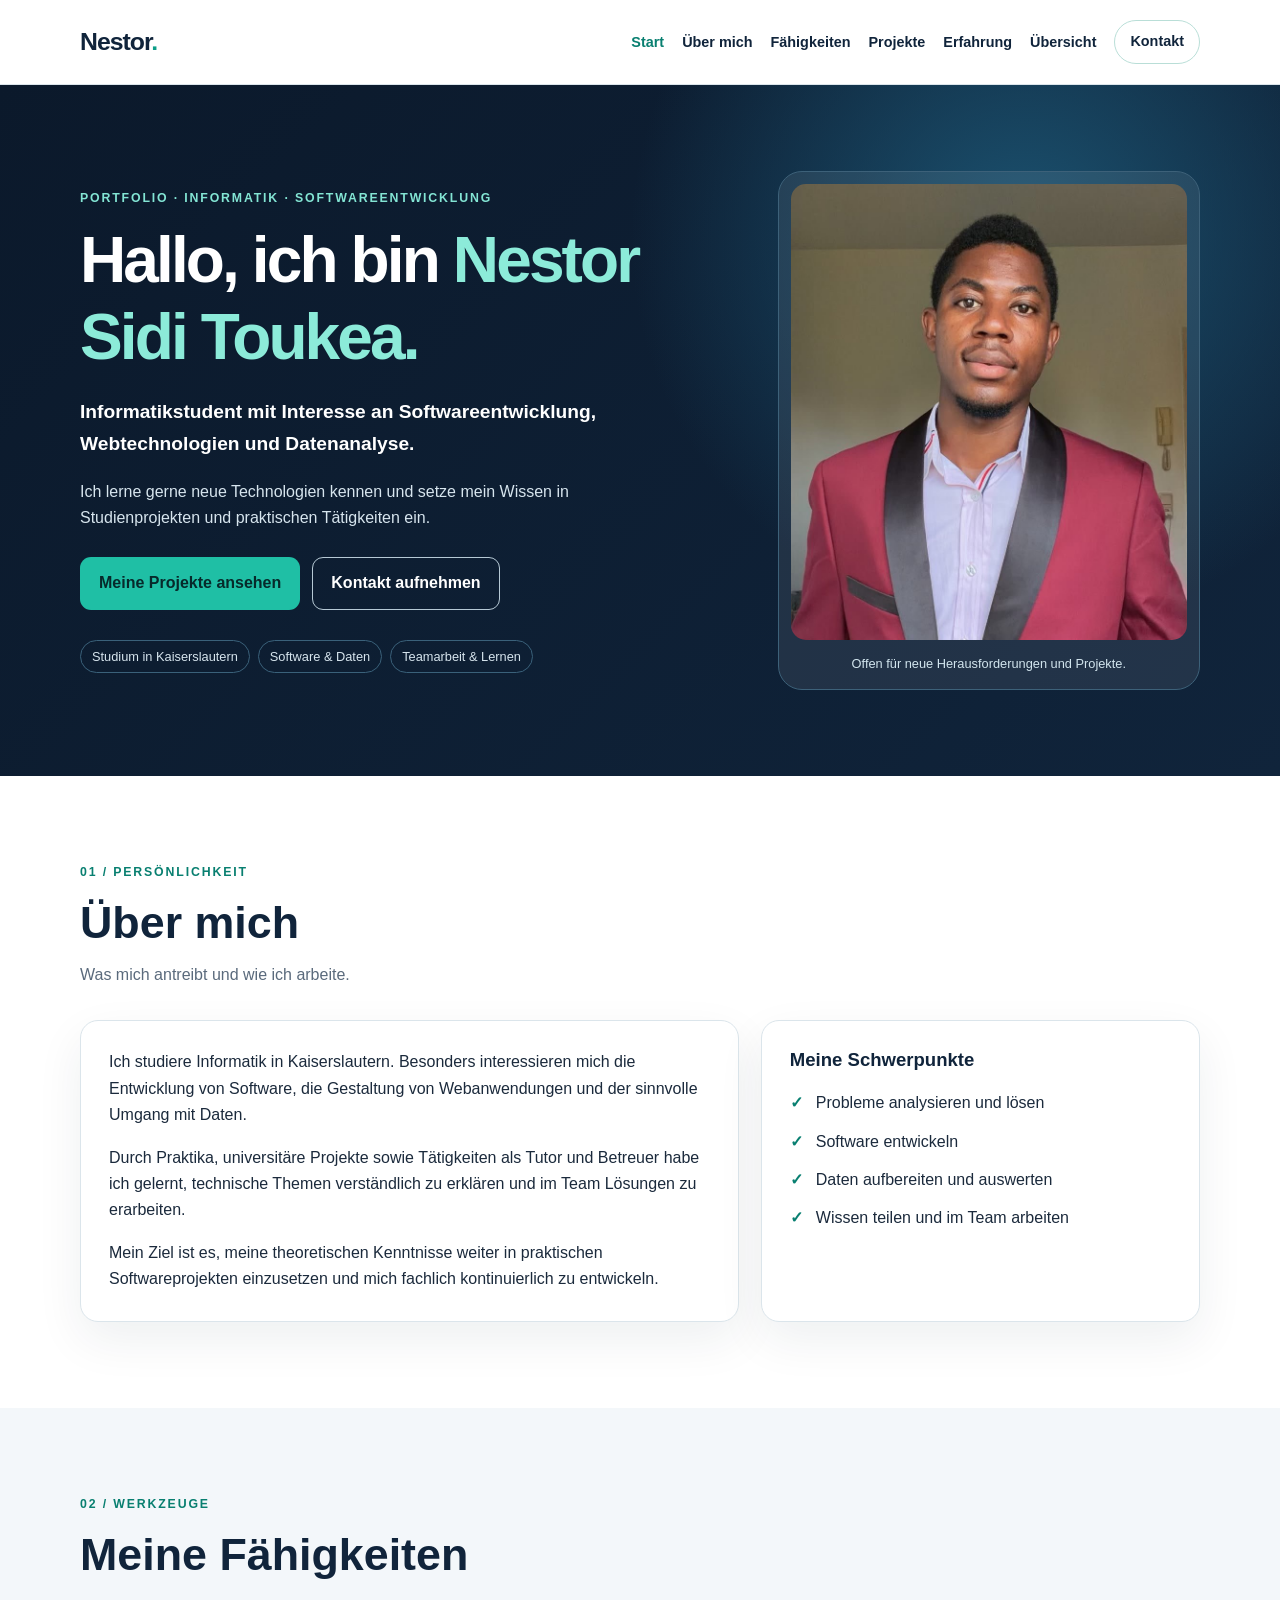
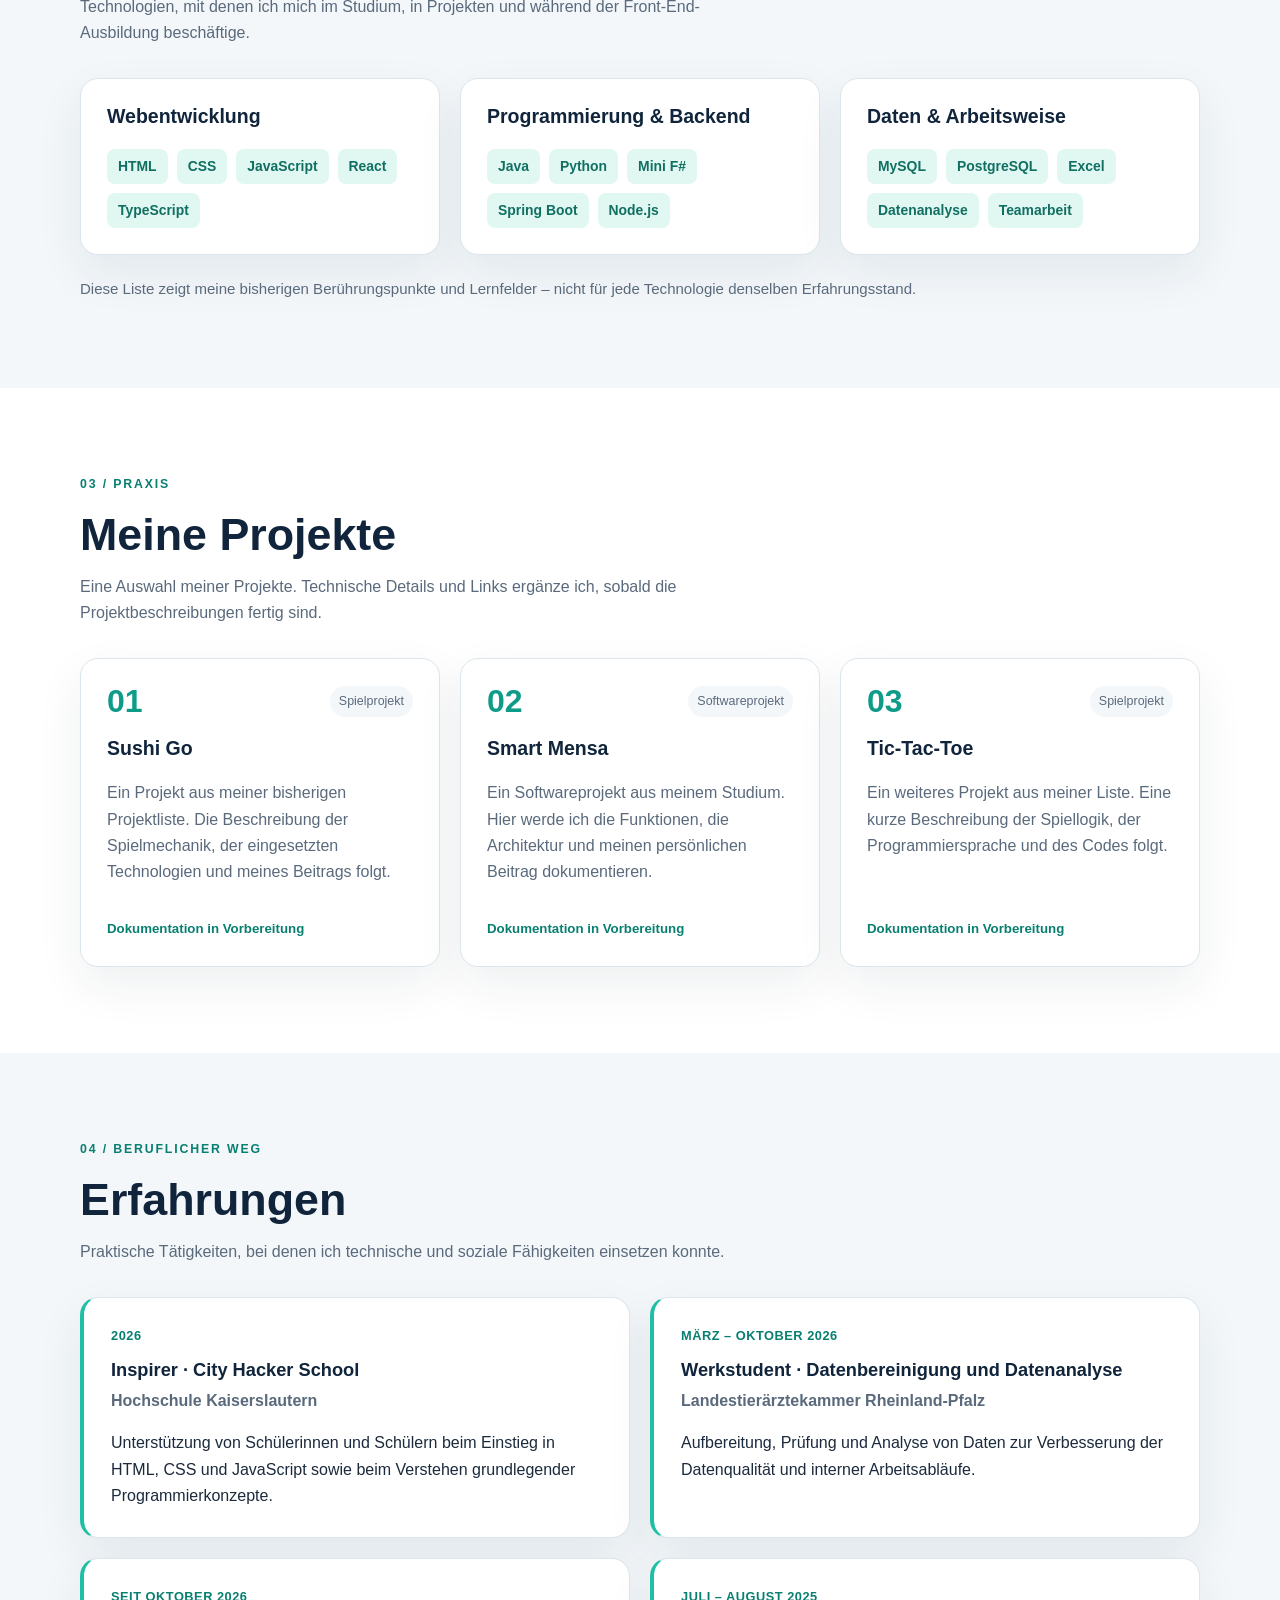
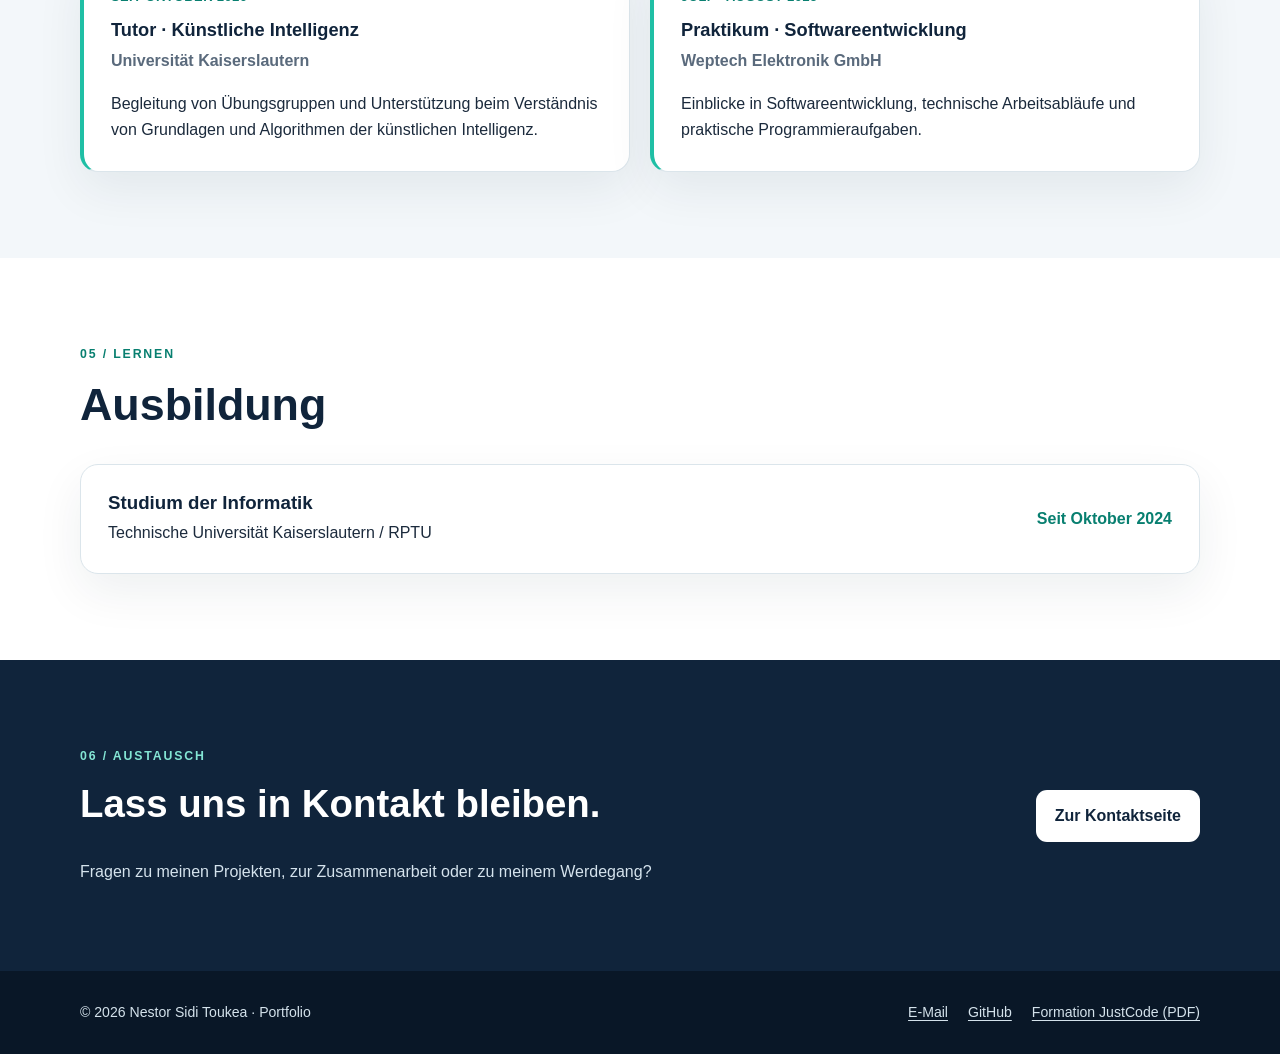
<file: index.html>
<!DOCTYPE html>
<html lang="de">
<head>
    <meta charset="UTF-8">
    <meta name="viewport" content="width=device-width, initial-scale=1.0">
    <meta name="description" content="Portfolio von Nestor Sidi Toukea: Informatikstudium, Softwareentwicklung, Datenanalyse und Projekte.">
    <meta name="theme-color" content="#10243b">
    <title>Nestor Sidi Toukea | Informatik & Softwareentwicklung</title>
    <link rel="stylesheet" href="style.css">
</head>
<body>
    <!-- Barrierefreiheit: Tastaturnutzer können direkt zum Inhalt springen. -->
    <a class="skip-link" href="#hauptinhalt">Zum Inhalt springen</a>

    <header class="site-header">
        <div class="container header-inner">
            <a class="brand" href="index.html" aria-label="Nestor Sidi Toukea – Startseite">Nestor<span>.</span></a>
            <nav class="site-nav" aria-label="Hauptnavigation">
                <ul>
                    <li><a href="index.html" aria-current="page">Start</a></li>
                    <li><a href="#ueber-mich">Über mich</a></li>
                    <li><a href="#faehigkeiten">Fähigkeiten</a></li>
                    <li><a href="#projekte">Projekte</a></li>
                    <li><a href="#erfahrung">Erfahrung</a></li>
                    <li><a href="menu.html">Übersicht</a></li>
                    <li><a class="nav-contact" href="contact.html">Kontakt</a></li>
                </ul>
            </nav>
        </div>
    </header>

    <main id="hauptinhalt">
        <!-- Tag 1–2: Hero-Bereich mit Name, Ziel und Profilfoto. -->
        <section class="hero" id="start" aria-labelledby="hero-titel">
            <div class="container hero-grid">
                <div class="hero-content">
                    <p class="eyebrow">Portfolio · Informatik · Softwareentwicklung</p>
                    <h1 id="hero-titel">Hallo, ich bin <span>Nestor Sidi Toukea.</span></h1>
                    <p class="hero-lead">Informatikstudent mit Interesse an Softwareentwicklung, Webtechnologien und Datenanalyse.</p>
                    <p>Ich lerne gerne neue Technologien kennen und setze mein Wissen in Studienprojekten und praktischen Tätigkeiten ein.</p>
                    <div class="button-row">
                        <a class="button button-primary" href="#projekte">Meine Projekte ansehen</a>
                        <a class="button button-secondary" href="contact.html">Kontakt aufnehmen</a>
                    </div>
                    <ul class="hero-facts" aria-label="Kurzprofil">
                        <li>Studium in Kaiserslautern</li>
                        <li>Software & Daten</li>
                        <li>Teamarbeit & Lernen</li>
                    </ul>
                </div>
                <figure class="hero-photo">
                    <img src="img/mein_portofolio_bild.jpg" alt="Porträtfoto von Nestor Sidi Toukea" width="827" height="1051">
                    <figcaption>Offen für neue Herausforderungen und Projekte.</figcaption>
                </figure>
            </div>
        </section>

        <!-- Tag 2: Über-mich-Abschnitt. -->
        <section class="section" id="ueber-mich" aria-labelledby="ueber-mich-titel">
            <div class="container">
                <div class="section-heading">
                    <p class="eyebrow">01 / Persönlichkeit</p>
                    <h2 id="ueber-mich-titel">Über mich</h2>
                    <p>Was mich antreibt und wie ich arbeite.</p>
                </div>
                <div class="about-grid">
                    <div class="surface about-copy">
                        <p>Ich studiere Informatik in Kaiserslautern. Besonders interessieren mich die Entwicklung von Software, die Gestaltung von Webanwendungen und der sinnvolle Umgang mit Daten.</p>
                        <p>Durch Praktika, universitäre Projekte sowie Tätigkeiten als Tutor und Betreuer habe ich gelernt, technische Themen verständlich zu erklären und im Team Lösungen zu erarbeiten.</p>
                        <p>Mein Ziel ist es, meine theoretischen Kenntnisse weiter in praktischen Softwareprojekten einzusetzen und mich fachlich kontinuierlich zu entwickeln.</p>
                    </div>
                    <aside class="surface about-aside" aria-label="Schwerpunkte">
                        <h3>Meine Schwerpunkte</h3>
                        <ul class="check-list">
                            <li>Probleme analysieren und lösen</li>
                            <li>Software entwickeln</li>
                            <li>Daten aufbereiten und auswerten</li>
                            <li>Wissen teilen und im Team arbeiten</li>
                        </ul>
                    </aside>
                </div>
            </div>
        </section>

        <!-- Tag 3: Listen und sinnvoll gruppierte Fähigkeiten. -->
        <section class="section section-muted" id="faehigkeiten" aria-labelledby="faehigkeiten-titel">
            <div class="container">
                <div class="section-heading">
                    <p class="eyebrow">02 / Werkzeuge</p>
                    <h2 id="faehigkeiten-titel">Meine Fähigkeiten</h2>
                    <p>Technologien, mit denen ich mich im Studium, in Projekten und während der Front-End-Ausbildung beschäftige.</p>
                </div>
                <div class="skills-grid">
                    <article class="surface skill-card">
                        <h3>Webentwicklung</h3>
                        <ul class="tag-list">
                            <li>HTML</li><li>CSS</li><li>JavaScript</li><li>React</li><li>TypeScript</li>
                        </ul>
                    </article>
                    <article class="surface skill-card">
                        <h3>Programmierung & Backend</h3>
                        <ul class="tag-list">
                            <li>Java</li><li>Python</li><li>Mini F#</li><li>Spring Boot</li><li>Node.js</li>
                        </ul>
                    </article>
                    <article class="surface skill-card">
                        <h3>Daten & Arbeitsweise</h3>
                        <ul class="tag-list">
                            <li>MySQL</li><li>PostgreSQL</li><li>Excel</li><li>Datenanalyse</li><li>Teamarbeit</li>
                        </ul>
                    </article>
                </div>
                <p class="section-note">Diese Liste zeigt meine bisherigen Berührungspunkte und Lernfelder – nicht für jede Technologie denselben Erfahrungsstand.</p>
            </div>
        </section>

        <!-- Tag 3 und Tag 10: Die echten Projektnamen stammen aus dem ursprünglichen Portfolio. -->
        <section class="section" id="projekte" aria-labelledby="projekte-titel">
            <div class="container">
                <div class="section-heading">
                    <p class="eyebrow">03 / Praxis</p>
                    <h2 id="projekte-titel">Meine Projekte</h2>
                    <p>Eine Auswahl meiner Projekte. Technische Details und Links ergänze ich, sobald die Projektbeschreibungen fertig sind.</p>
                </div>
                <div class="projects-grid">
                    <article class="surface project-card">
                        <div class="project-top"><span class="project-number">01</span><span class="project-type">Spielprojekt</span></div>
                        <h3>Sushi Go</h3>
                        <p>Ein Projekt aus meiner bisherigen Projektliste. Die Beschreibung der Spielmechanik, der eingesetzten Technologien und meines Beitrags folgt.</p>
                        <p class="project-note">Dokumentation in Vorbereitung</p>
                    </article>
                    <article class="surface project-card">
                        <div class="project-top"><span class="project-number">02</span><span class="project-type">Softwareprojekt</span></div>
                        <h3>Smart Mensa</h3>
                        <p>Ein Softwareprojekt aus meinem Studium. Hier werde ich die Funktionen, die Architektur und meinen persönlichen Beitrag dokumentieren.</p>
                        <p class="project-note">Dokumentation in Vorbereitung</p>
                    </article>
                    <article class="surface project-card">
                        <div class="project-top"><span class="project-number">03</span><span class="project-type">Spielprojekt</span></div>
                        <h3>Tic-Tac-Toe</h3>
                        <p>Ein weiteres Projekt aus meiner Liste. Eine kurze Beschreibung der Spiellogik, der Programmiersprache und des Codes folgt.</p>
                        <p class="project-note">Dokumentation in Vorbereitung</p>
                    </article>
                </div>
            </div>
        </section>

        <section class="section section-muted" id="erfahrung" aria-labelledby="erfahrung-titel">
            <div class="container">
                <div class="section-heading">
                    <p class="eyebrow">04 / Beruflicher Weg</p>
                    <h2 id="erfahrung-titel">Erfahrungen</h2>
                    <p>Praktische Tätigkeiten, bei denen ich technische und soziale Fähigkeiten einsetzen konnte.</p>
                </div>
                <div class="timeline">
                    <article class="surface timeline-item">
                        <p class="timeline-date">2026</p>
                        <h3>Inspirer · City Hacker School</h3>
                        <p class="timeline-place">Hochschule Kaiserslautern</p>
                        <p>Unterstützung von Schülerinnen und Schülern beim Einstieg in HTML, CSS und JavaScript sowie beim Verstehen grundlegender Programmierkonzepte.</p>
                    </article>
                    <article class="surface timeline-item">
                        <p class="timeline-date">März – Oktober 2026</p>
                        <h3>Werkstudent · Datenbereinigung und Datenanalyse</h3>
                        <p class="timeline-place">Landestierärztekammer Rheinland-Pfalz</p>
                        <p>Aufbereitung, Prüfung und Analyse von Daten zur Verbesserung der Datenqualität und interner Arbeitsabläufe.</p>
                    </article>
                    <article class="surface timeline-item">
                        <p class="timeline-date">Seit Oktober 2026</p>
                        <h3>Tutor · Künstliche Intelligenz</h3>
                        <p class="timeline-place">Universität Kaiserslautern</p>
                        <p>Begleitung von Übungsgruppen und Unterstützung beim Verständnis von Grundlagen und Algorithmen der künstlichen Intelligenz.</p>
                    </article>
                    <article class="surface timeline-item">
                        <p class="timeline-date">Juli – August 2025</p>
                        <h3>Praktikum · Softwareentwicklung</h3>
                        <p class="timeline-place">Weptech Elektronik GmbH</p>
                        <p>Einblicke in Softwareentwicklung, technische Arbeitsabläufe und praktische Programmieraufgaben.</p>
                    </article>
                </div>
            </div>
        </section>

        <section class="section" id="ausbildung" aria-labelledby="ausbildung-titel">
            <div class="container">
                <div class="section-heading">
                    <p class="eyebrow">05 / Lernen</p>
                    <h2 id="ausbildung-titel">Ausbildung</h2>
                </div>
                <div class="surface education-card">
                    <div>
                        <h3>Studium der Informatik</h3>
                        <p>Technische Universität Kaiserslautern / RPTU</p>
                    </div>
                    <p class="education-date">Seit Oktober 2024</p>
                </div>
            </div>
        </section>

        <section class="section cta-section" aria-labelledby="kontakt-teaser-titel">
            <div class="container cta-inner">
                <div>
                    <p class="eyebrow">06 / Austausch</p>
                    <h2 id="kontakt-teaser-titel">Lass uns in Kontakt bleiben.</h2>
                    <p>Fragen zu meinen Projekten, zur Zusammenarbeit oder zu meinem Werdegang?</p>
                </div>
                <a class="button button-light" href="contact.html">Zur Kontaktseite</a>
            </div>
        </section>
    </main>

    <footer class="site-footer">
        <div class="container footer-inner">
            <p>© 2026 Nestor Sidi Toukea · Portfolio</p>
            <div class="footer-links">
                <a href="mailto:siditoukeanestor@gmail.com">E-Mail</a>
                <a href="https://github.com/Nestino-123" target="_blank" rel="noopener noreferrer">GitHub</a>
                <a href="document/programme.pdf">Formation JustCode (PDF)</a>
            </div>
        </div>
    </footer>
</body>
</html>
</file>
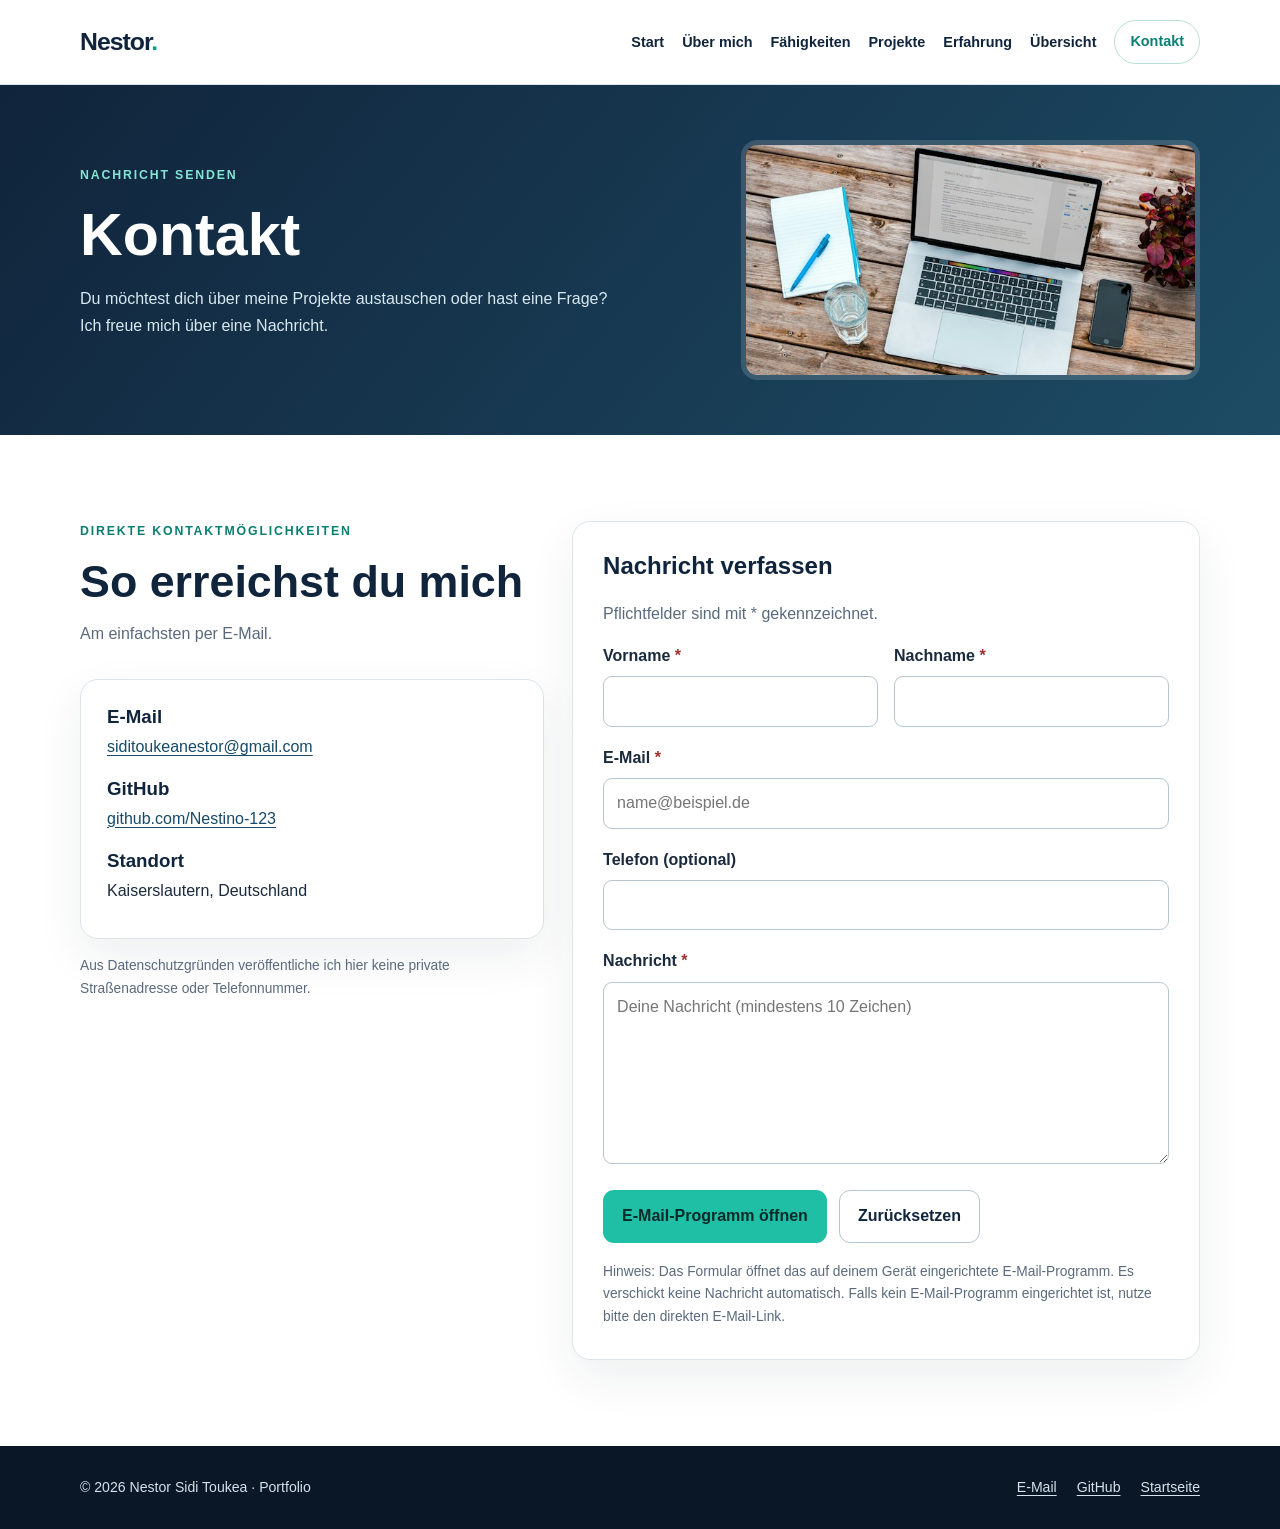
<file: contact.html>
<!DOCTYPE html>
<html lang="de">
<head>
    <meta charset="UTF-8">
    <meta name="viewport" content="width=device-width, initial-scale=1.0">
    <meta name="description" content="Kontakt zu Nestor Sidi Toukea per E-Mail oder Kontaktformular.">
    <meta name="theme-color" content="#10243b">
    <title>Kontakt | Nestor Sidi Toukea</title>
    <link rel="stylesheet" href="style.css">
</head>
<body>
    <a class="skip-link" href="#hauptinhalt">Zum Inhalt springen</a>
    <header class="site-header">
        <div class="container header-inner">
            <a class="brand" href="index.html" aria-label="Nestor Sidi Toukea – Startseite">Nestor<span>.</span></a>
            <nav class="site-nav" aria-label="Hauptnavigation">
                <ul>
                    <li><a href="index.html">Start</a></li>
                    <li><a href="index.html#ueber-mich">Über mich</a></li>
                    <li><a href="index.html#faehigkeiten">Fähigkeiten</a></li>
                    <li><a href="index.html#projekte">Projekte</a></li>
                    <li><a href="index.html#erfahrung">Erfahrung</a></li>
                    <li><a href="menu.html">Übersicht</a></li>
                    <li><a class="nav-contact" href="contact.html" aria-current="page">Kontakt</a></li>
                </ul>
            </nav>
        </div>
    </header>

    <main id="hauptinhalt">
        <section class="page-hero">
            <div class="container page-hero-grid">
                <div>
                    <p class="eyebrow">Nachricht senden</p>
                    <h1>Kontakt</h1>
                    <p>Du möchtest dich über meine Projekte austauschen oder hast eine Frage? Ich freue mich über eine Nachricht.</p>
                </div>
                <img class="page-hero-image" src="img/Foto2_menu_portfolio.jpg" alt="Laptop und Notizbuch auf einem Schreibtisch" width="640" height="415">
            </div>
        </section>

        <section class="section" aria-labelledby="kontakt-titel">
            <div class="container contact-grid">
                <div class="contact-info">
                    <div class="section-heading">
                        <p class="eyebrow">Direkte Kontaktmöglichkeiten</p>
                        <h2 id="kontakt-titel">So erreichst du mich</h2>
                        <p>Am einfachsten per E-Mail.</p>
                    </div>
                    <div class="surface contact-card">
                        <h3>E-Mail</h3>
                        <p><a href="mailto:siditoukeanestor@gmail.com">siditoukeanestor@gmail.com</a></p>
                        <h3>GitHub</h3>
                        <p><a href="https://github.com/Nestino-123" target="_blank" rel="noopener noreferrer">github.com/Nestino-123</a></p>
                        <h3>Standort</h3>
                        <p>Kaiserslautern, Deutschland</p>
                    </div>
                    <p class="privacy-note">Aus Datenschutzgründen veröffentliche ich hier keine private Straßenadresse oder Telefonnummer.</p>
                </div>

                <div class="surface form-panel">
                    <h2>Nachricht verfassen</h2>
                    <p class="form-intro">Pflichtfelder sind mit * gekennzeichnet.</p>
                    <!-- HTML-Formular (Tag 8–9). Mailto öffnet ein lokales E-Mail-Programm;
                         es ist KEIN serverseitiger E-Mail-Versand. -->
                    <form action="mailto:siditoukeanestor@gmail.com" method="post" enctype="text/plain">
                        <div class="form-row">
                            <div class="form-field">
                                <label for="vorname">Vorname <span aria-hidden="true">*</span></label>
                                <input id="vorname" name="Vorname" type="text" autocomplete="given-name" required>
                            </div>
                            <div class="form-field">
                                <label for="nachname">Nachname <span aria-hidden="true">*</span></label>
                                <input id="nachname" name="Nachname" type="text" autocomplete="family-name" required>
                            </div>
                        </div>
                        <div class="form-field">
                            <label for="email">E-Mail <span aria-hidden="true">*</span></label>
                            <input id="email" name="E-Mail" type="email" autocomplete="email" placeholder="name@beispiel.de" required>
                        </div>
                        <div class="form-field">
                            <label for="telefon">Telefon (optional)</label>
                            <input id="telefon" name="Telefon" type="tel" autocomplete="tel">
                        </div>
                        <div class="form-field">
                            <label for="nachricht">Nachricht <span aria-hidden="true">*</span></label>
                            <textarea id="nachricht" name="Nachricht" rows="6" minlength="10" placeholder="Deine Nachricht (mindestens 10 Zeichen)" required></textarea>
                        </div>
                        <div class="form-actions">
                            <button class="button button-primary" type="submit">E-Mail-Programm öffnen</button>
                            <button class="button button-secondary" type="reset">Zurücksetzen</button>
                        </div>
                        <p class="form-hint">Hinweis: Das Formular öffnet das auf deinem Gerät eingerichtete E-Mail-Programm. Es verschickt keine Nachricht automatisch. Falls kein E-Mail-Programm eingerichtet ist, nutze bitte den direkten E-Mail-Link.</p>
                    </form>
                </div>
            </div>
        </section>
    </main>

    <footer class="site-footer">
        <div class="container footer-inner">
            <p>© 2026 Nestor Sidi Toukea · Portfolio</p>
            <div class="footer-links">
                <a href="mailto:siditoukeanestor@gmail.com">E-Mail</a>
                <a href="https://github.com/Nestino-123" target="_blank" rel="noopener noreferrer">GitHub</a>
                <a href="index.html">Startseite</a>
            </div>
        </div>
    </footer>
</body>
</html>
</file>
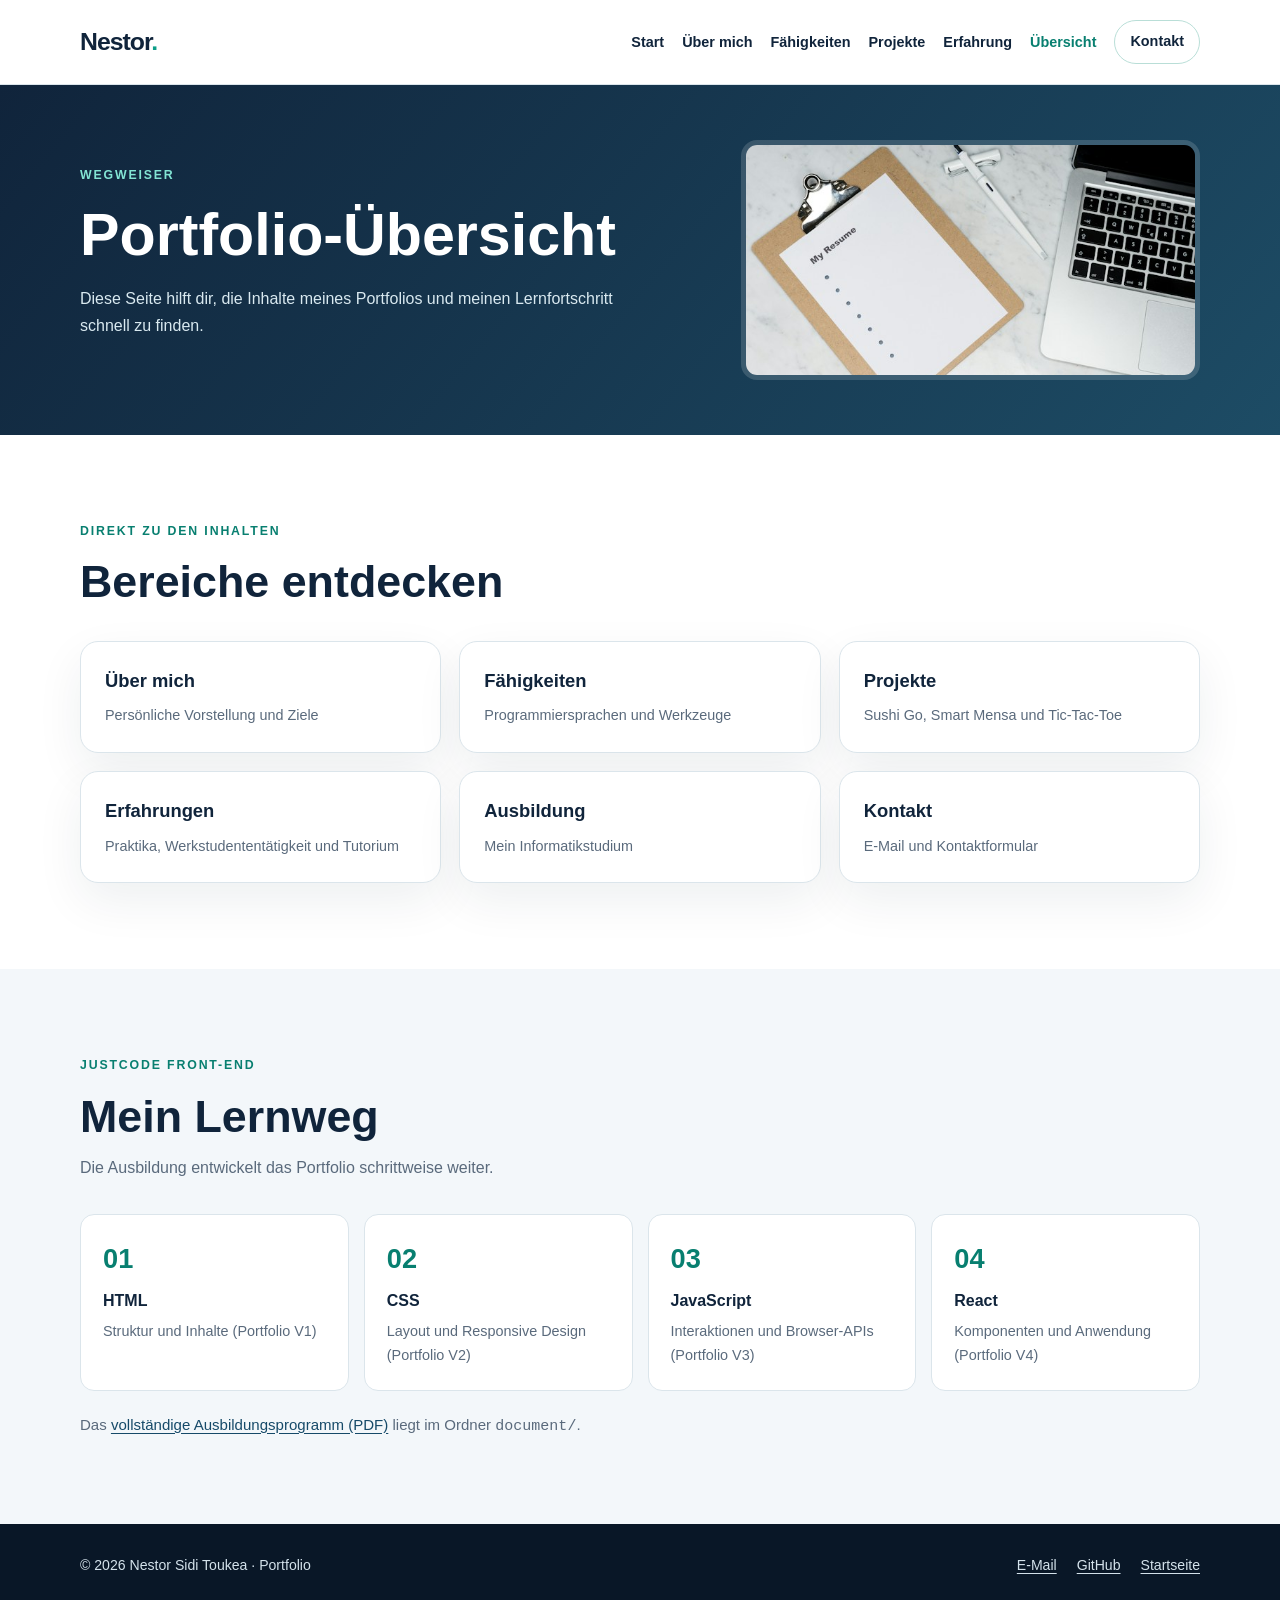
<file: menu.html>
<!DOCTYPE html>
<html lang="de">
<head>
    <meta charset="UTF-8">
    <meta name="viewport" content="width=device-width, initial-scale=1.0">
    <meta name="description" content="Übersicht über das Portfolio und den Lernweg von Nestor Sidi Toukea.">
    <meta name="theme-color" content="#10243b">
    <title>Übersicht | Nestor Sidi Toukea</title>
    <link rel="stylesheet" href="style.css">
</head>
<body>
    <a class="skip-link" href="#hauptinhalt">Zum Inhalt springen</a>
    <header class="site-header">
        <div class="container header-inner">
            <a class="brand" href="index.html" aria-label="Nestor Sidi Toukea – Startseite">Nestor<span>.</span></a>
            <nav class="site-nav" aria-label="Hauptnavigation">
                <ul>
                    <li><a href="index.html">Start</a></li>
                    <li><a href="index.html#ueber-mich">Über mich</a></li>
                    <li><a href="index.html#faehigkeiten">Fähigkeiten</a></li>
                    <li><a href="index.html#projekte">Projekte</a></li>
                    <li><a href="index.html#erfahrung">Erfahrung</a></li>
                    <li><a href="menu.html" aria-current="page">Übersicht</a></li>
                    <li><a class="nav-contact" href="contact.html">Kontakt</a></li>
                </ul>
            </nav>
        </div>
    </header>

    <main id="hauptinhalt">
        <section class="page-hero">
            <div class="container page-hero-grid">
                <div>
                    <p class="eyebrow">Wegweiser</p>
                    <h1>Portfolio-Übersicht</h1>
                    <p>Diese Seite hilft dir, die Inhalte meines Portfolios und meinen Lernfortschritt schnell zu finden.</p>
                </div>
                <img class="page-hero-image" src="img/Foto_menu_portfolio.jpg" alt="Schreibtisch mit Lebenslauf und Laptop" width="640" height="427">
            </div>
        </section>

        <section class="section" aria-labelledby="bereiche-titel">
            <div class="container">
                <div class="section-heading">
                    <p class="eyebrow">Direkt zu den Inhalten</p>
                    <h2 id="bereiche-titel">Bereiche entdecken</h2>
                </div>
                <div class="overview-grid">
                    <a class="surface overview-link" href="index.html#ueber-mich"><strong>Über mich</strong><span>Persönliche Vorstellung und Ziele</span></a>
                    <a class="surface overview-link" href="index.html#faehigkeiten"><strong>Fähigkeiten</strong><span>Programmiersprachen und Werkzeuge</span></a>
                    <a class="surface overview-link" href="index.html#projekte"><strong>Projekte</strong><span>Sushi Go, Smart Mensa und Tic-Tac-Toe</span></a>
                    <a class="surface overview-link" href="index.html#erfahrung"><strong>Erfahrungen</strong><span>Praktika, Werkstudententätigkeit und Tutorium</span></a>
                    <a class="surface overview-link" href="index.html#ausbildung"><strong>Ausbildung</strong><span>Mein Informatikstudium</span></a>
                    <a class="surface overview-link" href="contact.html"><strong>Kontakt</strong><span>E-Mail und Kontaktformular</span></a>
                </div>
            </div>
        </section>

        <section class="section section-muted" aria-labelledby="lernweg-titel">
            <div class="container">
                <div class="section-heading">
                    <p class="eyebrow">JustCode Front-End</p>
                    <h2 id="lernweg-titel">Mein Lernweg</h2>
                    <p>Die Ausbildung entwickelt das Portfolio schrittweise weiter.</p>
                </div>
                <ol class="learning-steps">
                    <li><strong>HTML</strong><span>Struktur und Inhalte (Portfolio V1)</span></li>
                    <li><strong>CSS</strong><span>Layout und Responsive Design (Portfolio V2)</span></li>
                    <li><strong>JavaScript</strong><span>Interaktionen und Browser-APIs (Portfolio V3)</span></li>
                    <li><strong>React</strong><span>Komponenten und Anwendung (Portfolio V4)</span></li>
                </ol>
                <p class="section-note">Das <a href="document/programme.pdf">vollständige Ausbildungsprogramm (PDF)</a> liegt im Ordner <code>document/</code>.</p>
            </div>
        </section>
    </main>

    <footer class="site-footer">
        <div class="container footer-inner">
            <p>© 2026 Nestor Sidi Toukea · Portfolio</p>
            <div class="footer-links">
                <a href="mailto:siditoukeanestor@gmail.com">E-Mail</a>
                <a href="https://github.com/Nestino-123" target="_blank" rel="noopener noreferrer">GitHub</a>
                <a href="index.html">Startseite</a>
            </div>
        </div>
    </footer>
</body>
</html>
</file>
<file: style.css>
/* ============================================================
   PORTFOLIO JUSTCODE — HTML V1 + CSS V2
   Les commentaires expliquent les notions du programme CSS.
   ============================================================ */

/* 1. Variables CSS : une seule valeur à modifier pour changer les couleurs. */
:root {
    --navy: #10243b;
    --navy-deep: #0b192b;
    --blue: #164a69;
    --accent: #1fbfa5;
    --accent-light: #e1f8f2;
    --ink: #1b2a3c;
    --muted: #5a6a7c;
    --page: #ffffff;
    --soft: #f3f7fa;
    --border: #dbe5eb;
    --shadow: 0 18px 48px rgba(16, 36, 59, 0.07);
    --radius: 18px;
}

/* 2. Box Model : box-sizing inclut padding et border dans la largeur. */
*, *::before, *::after { box-sizing: border-box; }
html { scroll-behavior: smooth; scroll-padding-top: 105px; }
body {
    margin: 0;
    background: var(--page);
    color: var(--ink);
    font-family: "Segoe UI", Arial, sans-serif;
    font-size: 16px;
    line-height: 1.65;
}
img { max-width: 100%; height: auto; display: block; }
a { color: var(--blue); text-underline-offset: 3px; }
a:hover { color: #087f70; }
h1, h2, h3, p { margin-top: 0; }
h1, h2, h3 { line-height: 1.2; }
button, input, textarea { font: inherit; }

/* 3. Accessibilité : navigation au clavier et respect des préférences. */
:focus-visible { outline: 3px solid var(--accent); outline-offset: 4px; }
.skip-link {
    position: absolute;
    left: 16px;
    top: -100px;
    z-index: 100;
    padding: 10px 16px;
    background: white;
    color: var(--navy);
    border-radius: 8px;
}
.skip-link:focus { top: 12px; }

/* 4. Un container garde des marges agréables sur grand écran. */
.container { width: min(1120px, calc(100% - 40px)); margin-inline: auto; }
.section { padding: 86px 0; }
.section-muted { background: var(--soft); }
.section-heading { max-width: 690px; margin-bottom: 32px; }
.section-heading h2 { font-size: clamp(2rem, 4vw, 2.8rem); color: var(--navy); margin-bottom: 12px; }
.section-heading > p:last-child { color: var(--muted); margin-bottom: 0; }
.eyebrow {
    color: #087f70;
    font-size: 0.77rem;
    font-weight: 800;
    text-transform: uppercase;
    letter-spacing: 0.15em;
    margin-bottom: 14px;
}
.surface {
    background: white;
    border: 1px solid var(--border);
    border-radius: var(--radius);
    box-shadow: var(--shadow);
}
.section-note { margin: 22px 0 0; color: var(--muted); font-size: 0.94rem; }

/* 5. Header / navigation : Flexbox aligne le logo et les liens. */
.site-header {
    position: sticky;
    top: 0;
    z-index: 20;
    background: rgba(255, 255, 255, 0.98);
    border-bottom: 1px solid var(--border);
}
.header-inner {
    display: flex;
    align-items: center;
    justify-content: space-between;
    gap: 24px;
    min-height: 84px;
}
.brand { color: var(--navy); text-decoration: none; font-size: 1.55rem; font-weight: 850; letter-spacing: -0.04em; }
.brand span { color: #0d9e88; }
.site-nav ul { display: flex; align-items: center; flex-wrap: wrap; gap: 5px 18px; list-style: none; margin: 0; padding: 0; }
.site-nav a { color: var(--navy); font-size: 0.9rem; font-weight: 650; text-decoration: none; }
.site-nav a:hover, .site-nav a[aria-current="page"] { color: #087f70; }
.site-nav .nav-contact { display: inline-block; padding: 9px 15px; border: 1px solid #b9ded7; border-radius: 100px; }

/* 6. Hero : CSS Grid crée deux colonnes (texte et photo). */
.hero {
    color: white;
    background: radial-gradient(circle at 80% 22%, #1b5270 0, transparent 34%),
                linear-gradient(135deg, var(--navy-deep), var(--navy));
    overflow: hidden;
}
.hero-grid {
    display: grid;
    grid-template-columns: minmax(0, 1.2fr) minmax(280px, 0.8fr);
    align-items: center;
    gap: 64px;
    padding-block: 86px;
}
.hero .eyebrow, .cta-section .eyebrow, .page-hero .eyebrow { color: #83e5d4; }
.hero h1 { font-size: clamp(2.55rem, 5vw, 4.4rem); letter-spacing: -0.045em; margin-bottom: 20px; }
.hero h1 span { color: #8cebd9; }
.hero-content > p:not(.eyebrow) { color: #d7e5ee; max-width: 600px; }
.hero-content .hero-lead { color: white !important; font-size: 1.2rem; font-weight: 600; }
.button-row, .form-actions { display: flex; gap: 12px; flex-wrap: wrap; margin-top: 26px; }
.button {
    display: inline-flex;
    align-items: center;
    justify-content: center;
    border: 1px solid transparent;
    border-radius: 11px;
    padding: 12px 18px;
    text-decoration: none;
    font-weight: 750;
    cursor: pointer;
    transition: transform 160ms ease, background-color 160ms ease, border-color 160ms ease;
}
.button:hover { transform: translateY(-2px); }
.button-primary { background: var(--accent); color: #072a2b; }
.button-primary:hover { background: #7de7d6; color: #072a2b; }
.button-secondary { background: transparent; border-color: #b6c9d5; color: inherit; }
.button-secondary:hover { background: rgba(255,255,255,0.1); color: inherit; }
.hero-facts { display: flex; gap: 8px; flex-wrap: wrap; list-style: none; margin: 30px 0 0; padding: 0; }
.hero-facts li { font-size: 0.8rem; color: #d7e5ee; border: 1px solid #3a617a; border-radius: 100px; padding: 5px 11px; }
.hero-photo { margin: 0; padding: 12px; background: rgba(255,255,255,0.08); border: 1px solid #3d6179; border-radius: 24px; }
.hero-photo img { width: 100%; aspect-ratio: 4 / 4.6; object-fit: cover; object-position: center 20%; border-radius: 15px; }
.hero-photo figcaption { color: #d2e5ee; font-size: 0.8rem; padding: 13px 6px 3px; text-align: center; }

/* 7. About : colonnes + cartes. */
.about-grid { display: grid; grid-template-columns: 1.5fr 1fr; gap: 22px; }
.about-copy, .about-aside { padding: 28px; }
.about-copy p:last-child { margin-bottom: 0; }
.about-aside h3 { color: var(--navy); font-size: 1.16rem; }
.check-list { list-style: none; padding: 0; margin: 0; }
.check-list li { position: relative; padding-left: 26px; margin-bottom: 12px; }
.check-list li::before { content: "✓"; position: absolute; left: 0; color: #087f70; font-weight: 900; }

/* 8. Compétences : CSS Grid et Flexbox pour les étiquettes. */
.skills-grid, .projects-grid { display: grid; grid-template-columns: repeat(3, minmax(0, 1fr)); gap: 20px; }
.skill-card, .project-card { padding: 26px; }
.skill-card h3, .project-card h3 { color: var(--navy); font-size: 1.22rem; }
.tag-list { display: flex; flex-wrap: wrap; gap: 9px; padding: 0; margin: 20px 0 0; list-style: none; }
.tag-list li { background: var(--accent-light); color: #116f62; border-radius: 8px; padding: 6px 11px; font-size: 0.87rem; font-weight: 700; }

/* 9. Projets : on garde les 3 projets existants, sans inventer de liens. */
.project-card { display: flex; flex-direction: column; min-height: 285px; }
.project-top { display: flex; justify-content: space-between; align-items: center; gap: 10px; margin-bottom: 20px; }
.project-number { color: #0e9c88; font-size: 2rem; font-weight: 850; line-height: 1; }
.project-type { background: var(--soft); border-radius: 100px; color: var(--muted); font-size: 0.78rem; padding: 5px 9px; }
.project-card > p { color: var(--muted); }
.project-card .project-note { color: #087f70; font-size: 0.83rem; font-weight: 750; margin: auto 0 0; padding-top: 16px; }

/* 10. Expériences : cartes disposées sur une grille. */
.timeline { display: grid; grid-template-columns: repeat(2, minmax(0, 1fr)); gap: 20px; }
.timeline-item { padding: 27px; border-left: 4px solid var(--accent); }
.timeline-date { font-size: 0.8rem; color: #087f70; font-weight: 800; text-transform: uppercase; letter-spacing: 0.04em; }
.timeline-item h3 { color: var(--navy); font-size: 1.14rem; margin-bottom: 7px; }
.timeline-place { color: var(--muted); font-weight: 650; }
.timeline-item p:last-child { margin-bottom: 0; }
.education-card { display: flex; justify-content: space-between; align-items: center; gap: 16px; padding: 27px; }
.education-card h3 { margin-bottom: 6px; color: var(--navy); }
.education-card p { margin-bottom: 0; }
.education-date { color: #087f70; font-weight: 750; }

/* 11. Bas de page et appel à l'action. */
.cta-section { background: var(--navy); color: white; }
.cta-inner { display: flex; justify-content: space-between; align-items: center; gap: 32px; }
.cta-inner h2 { font-size: clamp(1.8rem, 3vw, 2.6rem); }
.cta-inner p:last-child { color: #d5e3ed; margin-bottom: 0; }
.button-light { color: var(--navy); background: white; flex-shrink: 0; }
.button-light:hover { color: var(--navy); background: var(--accent-light); }
.site-footer { background: #091727; color: #d4e2eb; padding: 30px 0; }
.footer-inner { display: flex; justify-content: space-between; align-items: center; gap: 20px; }
.footer-inner p { margin-bottom: 0; font-size: 0.88rem; }
.footer-links { display: flex; flex-wrap: wrap; gap: 12px 20px; }
.footer-links a { color: #d4e2eb; font-size: 0.88rem; }
.footer-links a:hover { color: #83e5d4; }

/* 12. Pages menu.html et contact.html. */
.page-hero { background: linear-gradient(130deg, var(--navy), #1d4c65); color: white; padding: 55px 0; }
.page-hero-grid { display: grid; grid-template-columns: 1.15fr 0.85fr; align-items: center; gap: 40px; }
.page-hero h1 { font-size: clamp(2.3rem, 5vw, 3.7rem); margin-bottom: 16px; }
.page-hero p:not(.eyebrow) { color: #d9e9f0; max-width: 550px; }
.page-hero-image { width: 100%; height: 240px; object-fit: cover; border-radius: 16px; border: 5px solid rgba(255,255,255,0.15); }
.overview-grid { display: grid; grid-template-columns: repeat(3, minmax(0, 1fr)); gap: 18px; }
.overview-link { display: flex; flex-direction: column; gap: 8px; padding: 24px; text-decoration: none; transition: transform 160ms ease, border-color 160ms ease; }
.overview-link strong { color: var(--navy); font-size: 1.15rem; }
.overview-link span { color: var(--muted); font-size: 0.9rem; }
.overview-link:hover { transform: translateY(-3px); border-color: #89cfc2; }
.learning-steps { display: grid; grid-template-columns: repeat(4, minmax(0, 1fr)); gap: 15px; list-style: none; padding: 0; counter-reset: phase; }
.learning-steps li { background: white; border: 1px solid var(--border); border-radius: 14px; padding: 22px; counter-increment: phase; }
.learning-steps li::before { content: "0" counter(phase); display: block; font-size: 1.7rem; font-weight: 850; color: #087f70; }
.learning-steps strong, .learning-steps span { display: block; }
.learning-steps strong { color: var(--navy); margin: 6px 0; }
.learning-steps span { font-size: 0.9rem; color: var(--muted); }
.contact-grid { display: grid; grid-template-columns: 0.85fr 1.15fr; align-items: start; gap: 28px; }
.contact-card { padding: 26px; overflow-wrap: anywhere; }
.contact-card h3 { color: var(--navy); margin: 18px 0 5px; }
.contact-card h3:first-child { margin-top: 0; }
.contact-card p { margin-bottom: 8px; }
.privacy-note, .form-hint { color: var(--muted); font-size: 0.86rem; }
.privacy-note { margin-top: 16px; }
.form-panel { padding: 30px; }
.form-panel h2 { color: var(--navy); }
.form-intro { color: var(--muted); }
.form-row { display: grid; grid-template-columns: repeat(2, minmax(0, 1fr)); gap: 16px; }
.form-field { margin-bottom: 18px; }
.form-field label { display: block; margin-bottom: 7px; font-weight: 700; }
.form-field label span { color: #a12e2e; }
.form-field input, .form-field textarea {
    display: block;
    width: 100%;
    min-width: 0;
    padding: 11px 13px;
    border: 1px solid #b6c6d1;
    border-radius: 9px;
    background: white;
    color: var(--ink);
}
.form-field textarea { resize: vertical; }
.form-field input:focus, .form-field textarea:focus { border-color: #087f70; }
.form-panel .button-secondary { color: var(--navy); border-color: #b6c6d1; }
.form-panel .button-secondary:hover { background: var(--soft); }
.form-hint { margin: 18px 0 0; }

/* 13. Responsive : colonnes réduites sur tablette et téléphone. */
@media (max-width: 1050px) {
    .header-inner { flex-direction: column; align-items: flex-start; padding-block: 14px; gap: 10px; }
    .site-nav ul { gap: 8px 14px; }
    .hero-grid { gap: 34px; }
    .skills-grid, .projects-grid, .overview-grid { grid-template-columns: repeat(2, minmax(0, 1fr)); }
    .learning-steps { grid-template-columns: repeat(2, minmax(0, 1fr)); }
}
@media (max-width: 720px) {
    html { scroll-padding-top: 165px; }
    .container { width: min(100% - 28px, 560px); }
    .section { padding: 58px 0; }
    .site-nav a { font-size: 0.84rem; }
    .hero-grid, .page-hero-grid, .about-grid, .contact-grid { grid-template-columns: 1fr; }
    .hero-grid { padding-block: 56px; }
    .hero-photo { max-width: 430px; }
    .hero-photo img { max-height: 420px; }
    .skills-grid, .projects-grid, .timeline, .overview-grid, .learning-steps { grid-template-columns: 1fr; }
    .cta-inner, .footer-inner, .education-card { flex-direction: column; align-items: flex-start; }
    .page-hero { padding: 40px 0; }
    .page-hero-image { height: 190px; }
    .form-row { grid-template-columns: 1fr; gap: 0; }
    .form-panel { padding: 22px; }
}
@media (prefers-reduced-motion: reduce) {
    html { scroll-behavior: auto; }
    *, *::before, *::after { transition-duration: 0.01ms !important; }
}
</file>
